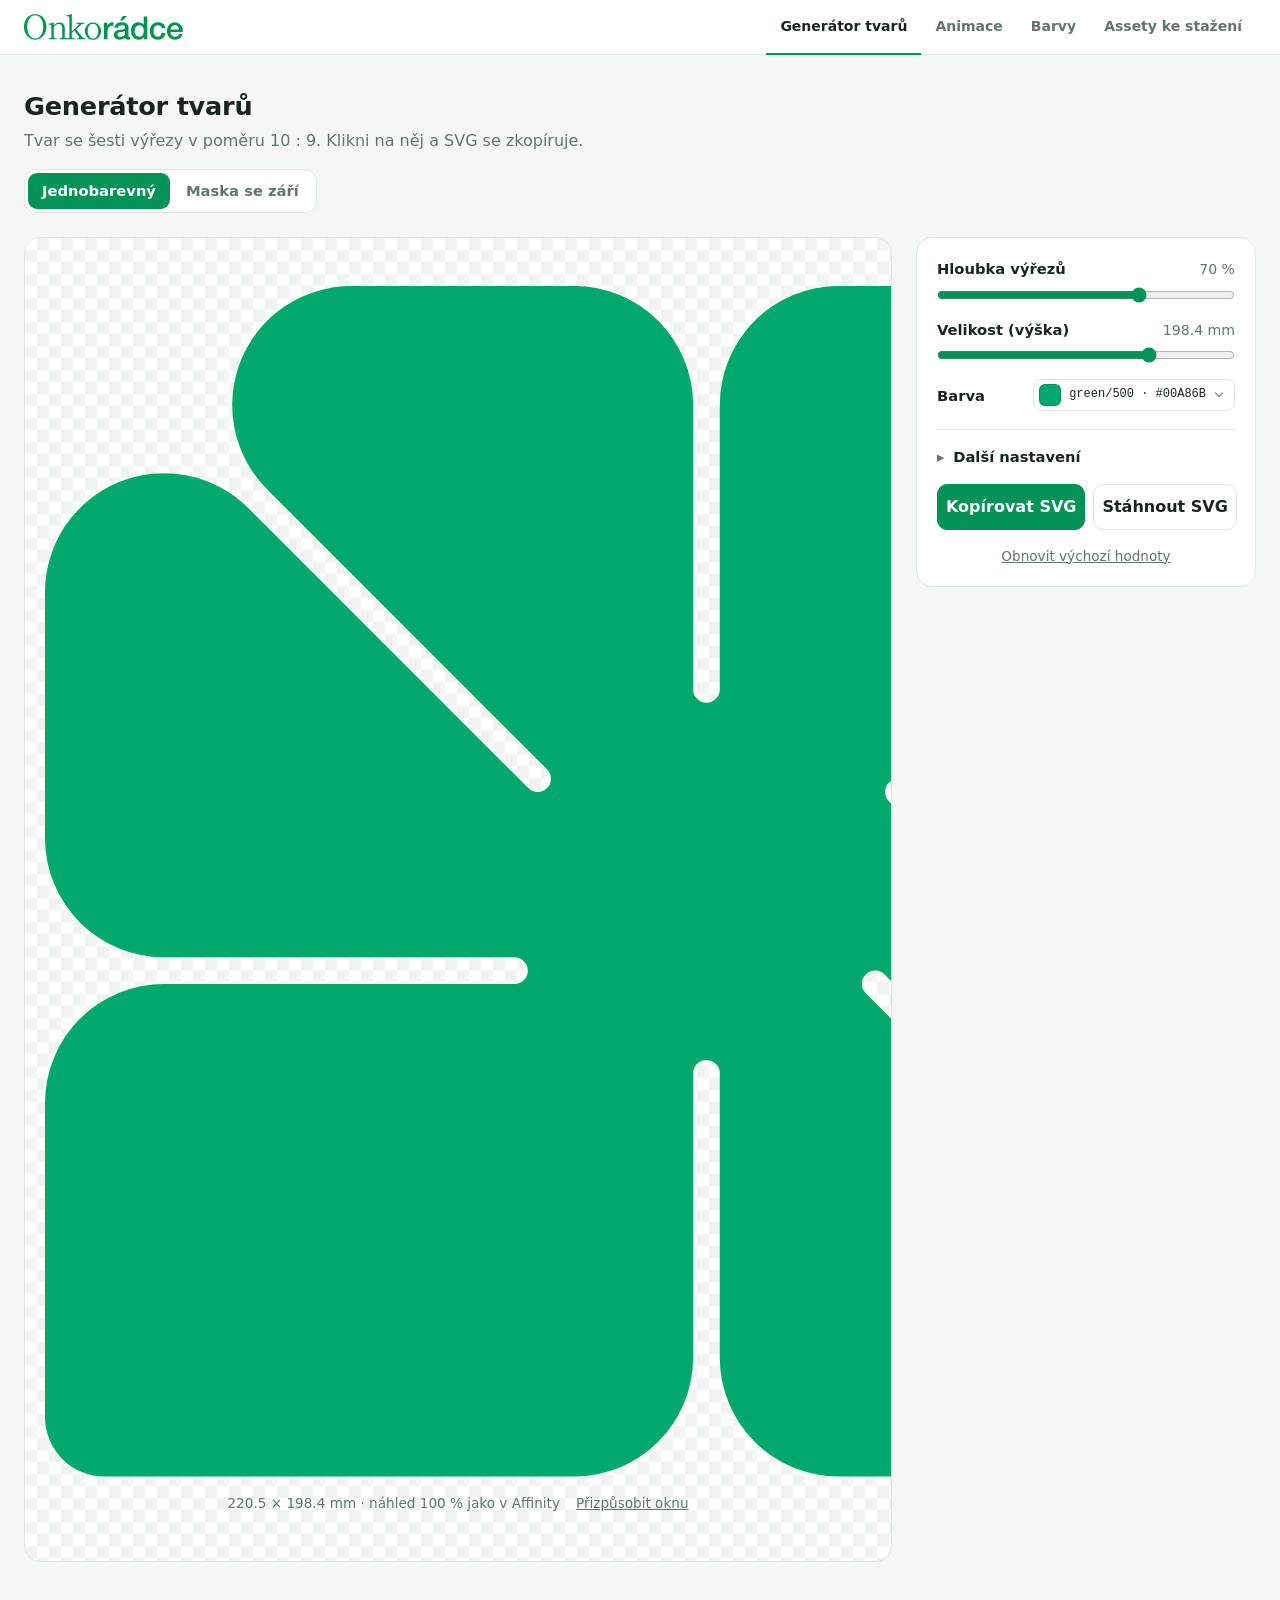
<file: index.html>
<!doctype html>
<html lang="cs">
<head>
  <meta charset="utf-8">
  <meta name="viewport" content="width=device-width, initial-scale=1">
  <title>Generátor tvarů · Onkorádce</title>
  <meta name="description" content="Generátor SVG tvarů se šesti výřezy. Zkopíruj do schránky nebo stáhni.">
  <link rel="icon" type="image/svg+xml" href="favicon.svg">
  <link rel="stylesheet" href="site.css">
  <link rel="stylesheet" href="style.css">
  <script src="site.js"></script>
</head>
<body>
  <site-header current="generator"></site-header>

  <header class="top">
    <h1>Generátor tvarů</h1>
    <p class="lead" data-only="solid">Tvar se šesti výřezy v poměru 10&nbsp;:&nbsp;9. Klikni na něj a SVG se zkopíruje.</p>
    <p class="lead" data-only="glow" hidden>Tvar je jen maska, kterou prosvítá záře z bodů. Body přetahuj myší, dvojklikem do tvaru přidáš další.</p>

    <div class="modes" role="group" aria-label="Druh tvaru">
      <button type="button" class="mode" data-mode="solid" aria-pressed="true">Jednobarevný</button>
      <button type="button" class="mode" data-mode="glow" aria-pressed="false">Maska se září</button>
    </div>
  </header>

  <main class="layout">
    <section class="stage" aria-label="Náhled tvaru">
      <button type="button" id="shape" class="shape" data-only="solid" title="Zkopírovat SVG do schránky" aria-label="Zkopírovat SVG do schránky"></button>

      <div id="glow" class="glow" data-only="glow" hidden>
        <div id="glow-art" class="glow-art"></div>
        <div id="glow-handles" class="glow-handles"></div>
      </div>

      <div class="stage-foot">
        <p class="dims" id="dims"></p>
        <button type="button" id="fit" class="link"></button>
      </div>
    </section>

    <form class="panel" id="controls" aria-label="Nastavení tvaru" onsubmit="return false">
      <!-- Přepínač jednotek je zatím vypnutý, používají se jen mm. Pro návrat px ho odkomentuj
           (a v app.js řádek s načtením jednotky z localStorage).
      <div class="field field-inline">
        <span class="field-title">Jednotky</span>
        <div class="units" role="group" aria-label="Jednotky rozměrů">
          <button type="button" class="unit" data-unit="px" aria-pressed="false">px</button>
          <button type="button" class="unit" data-unit="mm" aria-pressed="true">mm</button>
        </div>
      </div>
      -->

      <div class="field">
        <div class="field-head">
          <label for="depth">Hloubka výřezů</label>
          <output id="depth-out" for="depth"></output>
        </div>
        <input id="depth" type="range" min="30" max="88" step="1">
      </div>

      <div class="field">
        <div class="field-head">
          <label for="size">Velikost (výška)</label>
          <output id="size-out" for="size"></output>
        </div>
        <input id="size" type="range" min="100" max="1000" step="10">
      </div>

      <div class="field field-inline" data-only="solid">
        <span class="field-title">Barva</span>
        <swatch-picker id="color" label="Barva"></swatch-picker>
      </div>

      <div class="field" data-only="glow" hidden>
        <div class="field-head">
          <span class="field-title">Body záře</span>
          <button type="button" id="glow-add" class="btn small">+ Přidat bod</button>
        </div>
        <div class="chips" id="glow-chips" role="group" aria-label="Body záře"></div>

        <div class="glow-selected">
          <div class="field field-inline">
            <span class="field-title">Barva</span>
            <swatch-picker id="glow-color" label="Barva bodu"></swatch-picker>
          </div>
          <div class="field">
            <div class="field-head">
              <label for="glow-size">Velikost záře</label>
              <output id="glow-size-out" for="glow-size"></output>
            </div>
            <input id="glow-size" type="range" min="10" max="150" step="1">
          </div>
          <button type="button" id="glow-remove" class="btn small">Odebrat bod</button>
        </div>
      </div>

      <details class="more">
        <summary>Další nastavení</summary>

        <div class="more-body">
          <div class="field">
            <div class="field-head">
              <label for="cutWidth">Šířka výřezu</label>
              <output id="cutWidth-out" for="cutWidth"></output>
            </div>
            <input id="cutWidth" type="range" min="4" max="25" step="0.5">
            <p class="note" id="cut-note"></p>
          </div>

          <div class="field">
            <div class="field-head">
              <label for="radius">Zaoblení X</label>
              <output id="radius-out" for="radius"></output>
            </div>
            <input id="radius" type="range" min="0" max="10" step="0.1">
            <p class="note">Hlavní rohy mají X, ústí výřezů 2·X.</p>
          </div>

          <div class="field">
            <div class="field-head">
              <label for="offset">Posun vodorovných výřezů</label>
              <output id="offset-out" for="offset"></output>
            </div>
            <input id="offset" type="range" min="0" max="12" step="0.1">
          </div>

          <div class="field">
            <div class="field-head">
              <label for="affZoom">Velikost v Affinity oproti skutečné (%)</label>
              <output id="affZoom-out" for="affZoom"></output>
            </div>
            <input id="affZoom" type="number" min="20" max="1000" step="1" inputmode="numeric">
            <p class="note">Kolikrát je tvar při 100 % v Affinity větší než skutečná velikost (96 px na palec). Výchozí 159 % znamená, že 100 mm je v Affinity při 100 % 600 px displeje, podle toho je velký náhled „100 %“. Mění se jen když se náhled liší. „Obnovit výchozí hodnoty“ ho vrátí.</p>
          </div>
        </div>
      </details>

      <div class="actions">
        <button type="button" id="copy" class="btn primary">Kopírovat SVG</button>
        <button type="button" id="download" class="btn">Stáhnout SVG</button>
      </div>
      <button type="button" id="reset" class="link">Obnovit výchozí hodnoty</button>
    </form>
  </main>

  <div id="toast" class="toast" role="status" aria-live="polite"></div>

  <!-- swatches.js musí být před app.js, aby byl <swatch-picker> hotový dřív, než se do něj zapíše hodnota -->
  <script src="brand.js"></script>
  <script src="palette.js"></script>
  <script src="swatches.js"></script>
  <script src="shape.js"></script>
  <script src="app.js"></script>
</body>
</html>
</file>
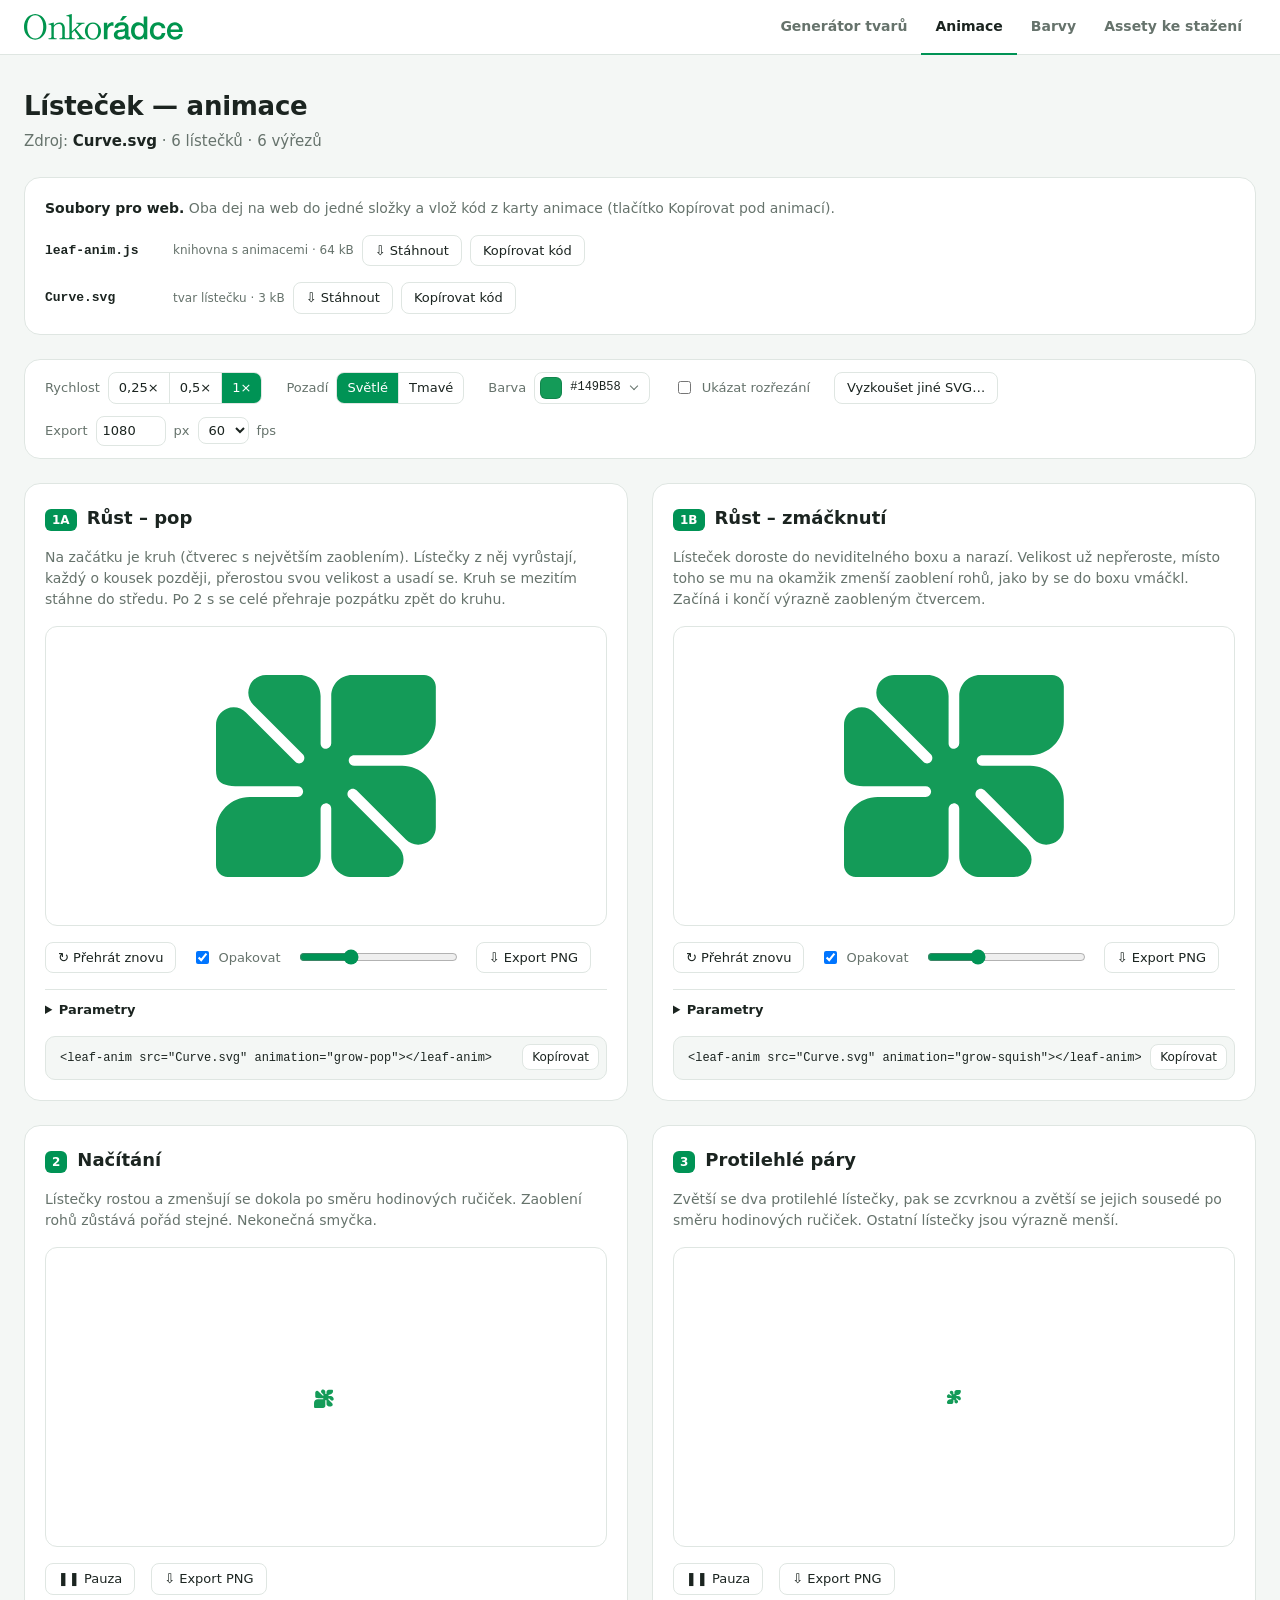
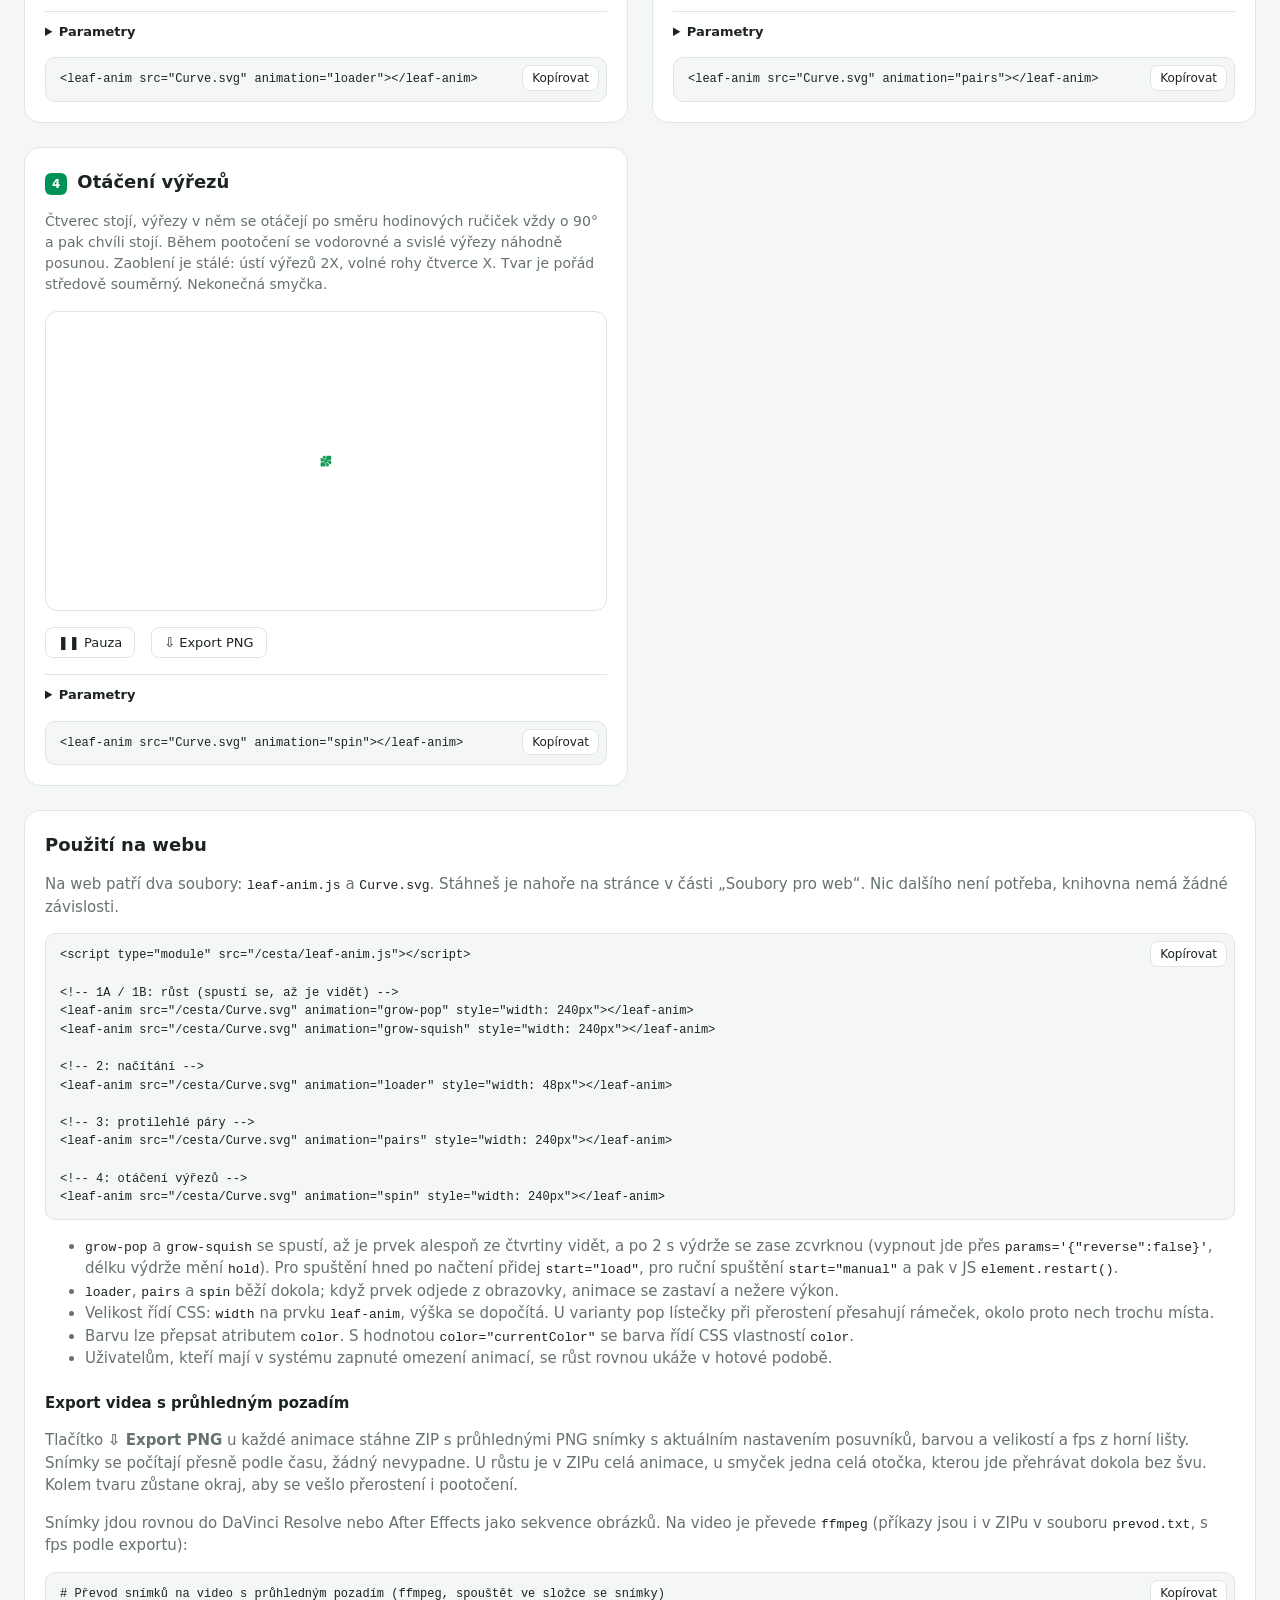
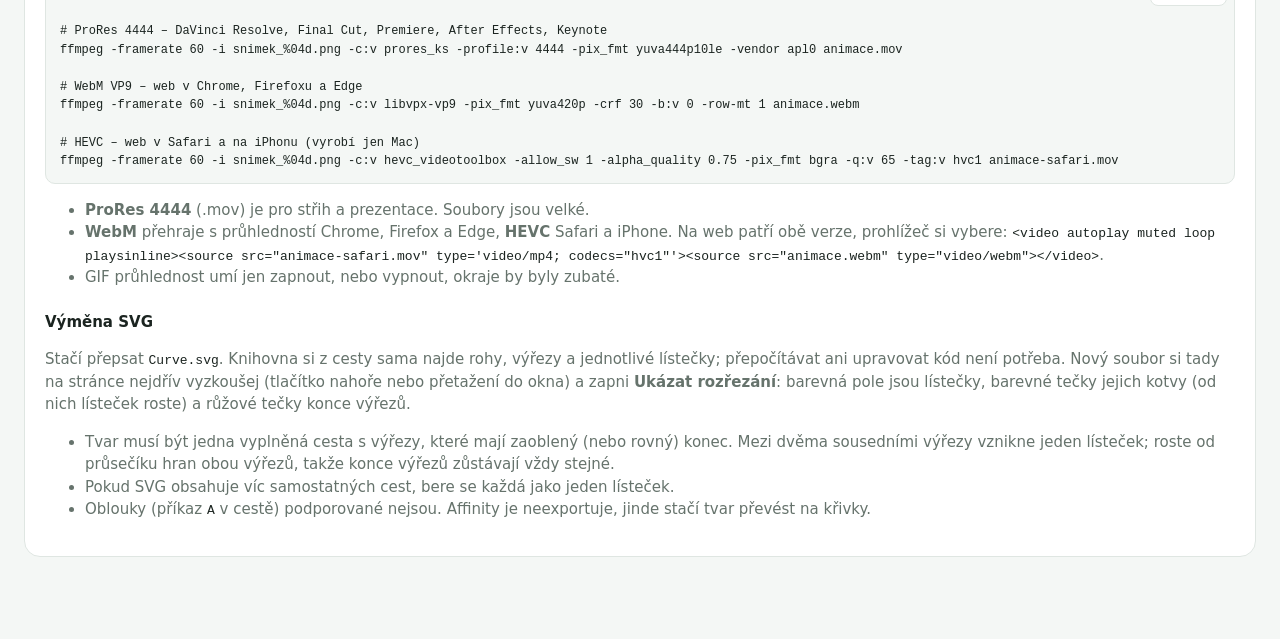
<file: animace/index.html>
<!doctype html>
<html lang="cs">
<head>
<meta charset="utf-8">
<meta name="viewport" content="width=device-width, initial-scale=1">
<title>Animace · Onkorádce</title>
<link rel="icon" type="image/svg+xml" href="../favicon.svg">
<link rel="stylesheet" href="../site.css">
<script src="../site.js"></script>
<script src="../brand.js"></script>
<script src="../palette.js"></script>
<script src="../swatches.js"></script>
<style>
  /* Barvy, rozestupy a poloměry rohů jsou ve společném ../site.css. */
  :root {
    --brand: var(--green);
    --stage: #ffffff;
    color-scheme: light;
  }
  body.dark {
    --bg: #101413;
    --card: #181e1c;
    --ink: #eef2f0;
    --muted: #9aa5a1;
    --line: #2a3330;
    --stage: #0c100f;
    color-scheme: dark;
  }
  * { box-sizing: border-box; }
  body {
    margin: 0;
    font: 15px/1.5 system-ui, -apple-system, "Segoe UI", sans-serif;
    background: var(--bg);
    color: var(--ink);
  }
  .wrap { max-width: var(--page-max); margin: 0 auto; padding: 32px var(--space-page) 64px; }
  h1 { font-size: 26px; margin: 0 0 4px; letter-spacing: -0.01em; }
  .sub { color: var(--muted); margin: 0 0 var(--space-section); }
  .sub b { color: var(--ink); font-weight: 600; }
  .sub .err { color: #c0392b; }

  .toolbar {
    display: flex; flex-wrap: wrap; gap: 12px var(--space-section); align-items: center;
    padding: 12px var(--space-card); background: var(--card); border: 1px solid var(--line); border-radius: var(--radius-card);
    margin-bottom: var(--space-section); position: sticky; top: 8px; z-index: 5;
  }
  .toolbar .group { display: flex; align-items: center; gap: 8px; color: var(--muted); font-size: 13px; }
  .seg { display: inline-flex; border: 1px solid var(--line); border-radius: 8px; overflow: hidden; }
  .seg button { border: 0; border-radius: 0; background: transparent; padding: 5px 10px; }
  .seg button + button { border-left: 1px solid var(--line); }
  .seg button.on { background: var(--brand); color: #fff; }
  button, .file {
    font: inherit; font-size: 13px; color: var(--ink); background: var(--card);
    border: 1px solid var(--line); border-radius: 8px; padding: 5px 12px; cursor: pointer;
  }
  button:hover, .file:hover { border-color: var(--muted); }
  .file input { display: none; }
  .toolbar input[type=number], .toolbar select {
    font: inherit; font-size: 13px; color: var(--ink); background: var(--card);
    border: 1px solid var(--line); border-radius: 8px; padding: 4px 6px;
  }
  .toolbar input[type=number] { width: 70px; }
  .status { font-size: 12px; color: var(--muted); }

  .files {
    background: var(--card); border: 1px solid var(--line); border-radius: var(--radius-card); padding: var(--space-card);
    margin-bottom: var(--space-section); display: grid; gap: var(--space-stack);
  }
  .files .lead { font-size: 14px; color: var(--muted); margin: 0; }
  .files .lead b { color: var(--ink); }
  .files .row { display: flex; flex-wrap: wrap; align-items: center; gap: var(--space-control); }
  .files .row code { font: 600 13px ui-monospace, SFMono-Regular, Menlo, monospace; min-width: 120px; }
  label.check { display: inline-flex; align-items: center; gap: 6px; cursor: pointer; }

  .grid { display: grid; grid-template-columns: repeat(auto-fill, minmax(min(100%, 520px), 1fr)); gap: var(--space-section); }
  .card {
    background: var(--card); border: 1px solid var(--line); border-radius: var(--radius-card); padding: var(--space-card);
    display: flex; flex-direction: column; gap: var(--space-stack); min-width: 0;
  }
  .card-head { display: flex; align-items: baseline; gap: 10px; }
  .tag { font-weight: 700; font-size: 12px; color: #fff; background: var(--brand); border-radius: 6px; padding: 2px 7px; }
  .card h2 { font-size: 18px; margin: 0; }
  .desc { margin: 0; color: var(--muted); font-size: 14px; }
  .stage {
    background: var(--stage); border: 1px solid var(--line); border-radius: 12px;
    display: grid; place-items: center; padding: 48px var(--space-card); overflow: hidden;
  }
  .host { width: 220px; }
  .controls { display: flex; flex-wrap: wrap; gap: var(--space-control) var(--space-stack); align-items: center; font-size: 13px; color: var(--muted); }
  .scrub { flex: 1; min-width: 140px; accent-color: var(--brand); }
  details { border-top: 1px solid var(--line); padding-top: 10px; }
  summary { cursor: pointer; font-size: 13px; font-weight: 600; }
  .params { display: grid; grid-template-columns: auto 1fr 64px; gap: 6px 12px; align-items: center; margin-top: 10px; font-size: 13px; }
  .params input[type=range] { width: 100%; accent-color: var(--brand); }
  .params output { text-align: right; font-variant-numeric: tabular-nums; color: var(--muted); }
  .params .reset { grid-column: 1 / -1; justify-self: start; }
  .params .wide { grid-column: 1 / -1; }
  .code { position: relative; }
  pre {
    margin: 0; padding: 12px 14px; padding-right: 92px; background: var(--bg); border: 1px solid var(--line); border-radius: 10px;
    font: 12px/1.55 ui-monospace, SFMono-Regular, Menlo, monospace; white-space: pre-wrap; word-break: break-all;
  }
  .code button { position: absolute; top: 8px; right: 8px; font-size: 12px; padding: 3px 9px; }

  section.usage { margin-top: var(--space-section); background: var(--card); border: 1px solid var(--line); border-radius: var(--radius-card); padding: var(--space-card); }
  section.usage h2 { margin: 0 0 10px; font-size: 18px; }
  section.usage h3 { margin: 22px 0 8px; font-size: 15px; }
  section.usage p, section.usage li { color: var(--muted); }
  section.usage code { font: 13px ui-monospace, SFMono-Regular, Menlo, monospace; color: var(--ink); }
  .drop {
    position: fixed; inset: 0; background: rgba(0, 147, 85, 0.85); color: #fff; display: none;
    place-items: center; font-size: 22px; font-weight: 600; z-index: 10;
  }
  body.dragging .drop { display: grid; }
  .banner { background: #fff3cd; color: #5c4400; border: 1px solid #f0d78c; border-radius: var(--radius-card); padding: 12px var(--space-card); margin-bottom: var(--space-section); }
  .banner code { background: rgba(0,0,0,.06); padding: 1px 6px; border-radius: 4px; }
</style>
</head>
<body>
<site-header current="animace" base="../"></site-header>
<div class="wrap">
  <h1>Lísteček — animace</h1>
  <p class="sub" id="info">Načítám <b>Curve.svg</b>…</p>

  <div class="banner" id="file-banner" hidden>
    Stránka je otevřená přímo ze souboru, prohlížeč v tom případě nenačte moduly ani <code>Curve.svg</code>.
    V kořenové složce projektu spusť <code>python3 -m http.server 8765</code> a otevři
    <code>http://localhost:8765/animace/</code>.
  </div>
  <script>
    if (location.protocol === 'file:') document.getElementById('file-banner').hidden = false;
  </script>

  <section class="files">
    <p class="lead"><b>Soubory pro web.</b> Oba dej na web do jedné složky a vlož kód z karty animace (tlačítko Kopírovat pod animací).</p>
    <div class="row"><code>leaf-anim.js</code><span class="status" id="js-info">knihovna s animacemi</span>
      <button id="dl-js">⇩ Stáhnout</button><button id="copy-js">Kopírovat kód</button></div>
    <div class="row"><code id="svg-name">Curve.svg</code><span class="status" id="svg-info">tvar lístečku</span>
      <button id="dl-svg">⇩ Stáhnout</button><button id="copy-svg">Kopírovat kód</button></div>
  </section>

  <div class="toolbar">
    <div class="group">Rychlost
      <div class="seg" id="speed">
        <button data-v="0.25">0,25×</button><button data-v="0.5">0,5×</button><button data-v="1" class="on">1×</button>
      </div>
    </div>
    <div class="group">Pozadí
      <div class="seg" id="bg">
        <button data-v="light" class="on">Světlé</button><button data-v="dark">Tmavé</button>
      </div>
    </div>
    <div class="group">Barva <swatch-picker id="color" value="#00A86B" label="Barva"></swatch-picker></div>
    <label class="group check"><input type="checkbox" id="debug"> Ukázat rozřezání</label>
    <label class="file">Vyzkoušet jiné SVG… <input type="file" id="file" accept=".svg,image/svg+xml"></label>
    <div class="group" title="Velikost a plynulost exportovaných snímků (tlačítko Export u každé animace)">Export
      <input type="number" id="ex-width" value="1080" min="64" max="4096" step="2"> px
      <select id="ex-fps"><option>24</option><option>25</option><option>30</option><option>50</option><option selected>60</option></select> fps
    </div>
  </div>

  <main class="grid" id="grid"></main>

  <section class="usage">
    <h2>Použití na webu</h2>
    <p>Na web patří dva soubory: <code>leaf-anim.js</code> a <code>Curve.svg</code>. Stáhneš je nahoře na stránce v části „Soubory pro web“. Nic dalšího není potřeba, knihovna nemá žádné závislosti.</p>
    <div class="code"><pre id="usage-code"></pre><button data-copy="usage-code">Kopírovat</button></div>
    <ul>
      <li><code>grow-pop</code> a <code>grow-squish</code> se spustí, až je prvek alespoň ze čtvrtiny vidět, a po 2 s výdrže se zase zcvrknou (vypnout jde přes <code>params='{"reverse":false}'</code>, délku výdrže mění <code>hold</code>). Pro spuštění hned po načtení přidej <code>start="load"</code>, pro ruční spuštění <code>start="manual"</code> a pak v JS <code>element.restart()</code>.</li>
      <li><code>loader</code>, <code>pairs</code> a <code>spin</code> běží dokola; když prvek odjede z obrazovky, animace se zastaví a nežere výkon.</li>
      <li>Velikost řídí CSS: <code>width</code> na prvku <code>leaf-anim</code>, výška se dopočítá. U varianty pop lístečky při přerostení přesahují rámeček, okolo proto nech trochu místa.</li>
      <li>Barvu lze přepsat atributem <code>color</code>. S hodnotou <code>color="currentColor"</code> se barva řídí CSS vlastností <code>color</code>.</li>
      <li>Uživatelům, kteří mají v systému zapnuté omezení animací, se růst rovnou ukáže v hotové podobě.</li>
    </ul>

    <h3>Export videa s průhledným pozadím</h3>
    <p>Tlačítko <b>⇩ Export PNG</b> u každé animace stáhne ZIP s průhlednými PNG snímky s aktuálním nastavením posuvníků, barvou a velikostí a fps z horní lišty. Snímky se počítají přesně podle času, žádný nevypadne. U růstu je v ZIPu celá animace, u smyček jedna celá otočka, kterou jde přehrávat dokola bez švu. Kolem tvaru zůstane okraj, aby se vešlo přerostení i pootočení.</p>
    <p>Snímky jdou rovnou do DaVinci Resolve nebo After Effects jako sekvence obrázků. Na video je převede <code>ffmpeg</code> (příkazy jsou i v ZIPu v souboru <code>prevod.txt</code>, s fps podle exportu):</p>
    <div class="code"><pre id="export-code"></pre><button data-copy="export-code">Kopírovat</button></div>
    <ul>
      <li><b>ProRes 4444</b> (.mov) je pro střih a prezentace. Soubory jsou velké.</li>
      <li><b>WebM</b> přehraje s průhledností Chrome, Firefox a Edge, <b>HEVC</b> Safari a iPhone. Na web patří obě verze, prohlížeč si vybere: <code>&lt;video autoplay muted loop playsinline&gt;&lt;source src="animace-safari.mov" type='video/mp4; codecs="hvc1"'&gt;&lt;source src="animace.webm" type="video/webm"&gt;&lt;/video&gt;</code>.</li>
      <li>GIF průhlednost umí jen zapnout, nebo vypnout, okraje by byly zubaté.</li>
    </ul>

    <h3>Výměna SVG</h3>
    <p>Stačí přepsat <code>Curve.svg</code>. Knihovna si z cesty sama najde rohy, výřezy a jednotlivé lístečky; přepočítávat ani upravovat kód není potřeba. Nový soubor si tady na stránce nejdřív vyzkoušej (tlačítko nahoře nebo přetažení do okna) a zapni <b>Ukázat rozřezání</b>: barevná pole jsou lístečky, barevné tečky jejich kotvy (od nich lísteček roste) a růžové tečky konce výřezů.</p>
    <ul>
      <li>Tvar musí být jedna vyplněná cesta s výřezy, které mají zaoblený (nebo rovný) konec. Mezi dvěma sousedními výřezy vznikne jeden lísteček; roste od průsečíku hran obou výřezů, takže konce výřezů zůstávají vždy stejné.</li>
      <li>Pokud SVG obsahuje víc samostatných cest, bere se každá jako jeden lísteček.</li>
      <li>Oblouky (příkaz <code>A</code> v cestě) podporované nejsou. Affinity je neexportuje, jinde stačí tvar převést na křivky.</li>
    </ul>
  </section>
</div>
<div class="drop">Pusť SVG soubor sem</div>

<script type="module">
// ukázka slouží k ladění: knihovnu vždy načíst čerstvou, ne z mezipaměti prohlížeče
const { parseLeafSvg, LeafAnimation, ANIMATIONS } = await import('./leaf-anim.js?' + Date.now());

const CARDS = [
  { tag: '1A', animation: 'grow-pop', title: 'Růst – pop',
    text: 'Na začátku je kruh (čtverec s největším zaoblením). Lístečky z něj vyrůstají, každý o kousek později, přerostou svou velikost a usadí se. Kruh se mezitím stáhne do středu. Po 2 s se celé přehraje pozpátku zpět do kruhu.' },
  { tag: '1B', animation: 'grow-squish', title: 'Růst – zmáčknutí',
    text: 'Lísteček doroste do neviditelného boxu a narazí. Velikost už nepřeroste, místo toho se mu na okamžik zmenší zaoblení rohů, jako by se do boxu vmáčkl. Začíná i končí výrazně zaobleným čtvercem.' },
  { tag: '2', animation: 'loader', title: 'Načítání',
    text: 'Lístečky rostou a zmenšují se dokola po směru hodinových ručiček. Zaoblení rohů zůstává pořád stejné. Nekonečná smyčka.' },
  { tag: '3', animation: 'pairs', title: 'Protilehlé páry',
    text: 'Zvětší se dva protilehlé lístečky, pak se zcvrknou a zvětší se jejich sousedé po směru hodinových ručiček. Ostatní lístečky jsou výrazně menší.' },
  { tag: '4', animation: 'spin', title: 'Otáčení výřezů',
    text: 'Čtverec stojí, výřezy v něm se otáčejí po směru hodinových ručiček vždy o 90° a pak chvíli stojí. Během pootočení se vodorovné a svislé výřezy náhodně posunou. Zaoblení je stálé: ústí výřezů 2X, volné rohy čtverce X. Tvar je pořád středově souměrný. Nekonečná smyčka.' },
];

// [klíč, popisek, min, max, krok, jednotka]  nebo  [klíč, popisek, 'bool']
const DURATION = ['duration', 'Délka růstu lístečku', 150, 2500, 10, 'ms'];
const STAGGER = ['stagger', 'Rozestup mezi lístečky', 0, 500, 5, 'ms'];
const MELT = ['melt', 'Stažení čtverce do středu', 0, 2000, 10, 'ms'];
const SQUARE = ['square', 'Velikost čtverce', 1, 1.6, 0.01, ''];
const ROUND = ['roundness', 'Zaoblení rohů čtverce', 0, 1, 0.01, ''];
const HOLD = ['hold', 'Výdrž před zcvrknutím', 0, 5000, 50, 'ms'];
const REVERSE = ['reverse', 'Po výdrži se zase zcvrkne', 'bool'];
const SCHEMA = {
  'grow-pop': [DURATION, STAGGER, ['overshoot', 'Přerostení', 0, 0.5, 0.01, ''], MELT, SQUARE, ROUND, HOLD, REVERSE],
  'grow-squish': [DURATION, STAGGER, ['impact', 'Síla nárazu', 0, 0.5, 0.01, ''], ['squish', 'Zmenšení zaoblení', 0, 1, 0.01, ''], MELT, SQUARE, ROUND, HOLD, REVERSE],
  loader: [['period', 'Délka jedné otáčky', 400, 5000, 10, 'ms'], ['min', 'Nejmenší velikost', 0.2, 1, 0.01, ''],
    ['max', 'Největší velikost', 0.5, 1.3, 0.01, ''], ['sharpness', 'Šířka vlny (víc = užší)', 0.3, 6, 0.1, '']],
  pairs: [['step', 'Délka jednoho kroku', 300, 4000, 10, 'ms'], ['transition', 'Z toho přechod', 50, 2000, 10, 'ms'],
    ['base', 'Velikost ostatních lístečků', 0.2, 1, 0.01, ''], ['peak', 'Velikost zvětšeného páru', 0.6, 1.4, 0.01, '']],
  spin: [['turn', 'Délka pootočení o 90°', 150, 2000, 10, 'ms'], ['pause', 'Zastavení po pootočení', 0, 3000, 10, 'ms'],
    ['shift', 'Posun výřezů (v šířkách výřezu)', 0, 1.5, 0.05, ''], ['radius', 'Zaoblení X (1 = roh z SVG)', 0.3, 1, 0.01, ''],
    ['seed', 'Náhoda (jiné číslo = jiné posuny)', 1, 99, 1, '']],
};

const state = { geometry: null, source: 'Curve.svg', speed: 1, debug: false, color: '#00A86B' };
const cards = [];
const $ = (sel, root = document) => root.querySelector(sel);

function h(tag, attrs = {}, ...children) {
  const e = document.createElement(tag);
  for (const [k, v] of Object.entries(attrs)) {
    if (k === 'class') e.className = v;
    else if (k.startsWith('on')) e.addEventListener(k.slice(2), v);
    else e.setAttribute(k, v);
  }
  e.append(...children);
  return e;
}

function snippet(card) {
  const def = ANIMATIONS[card.animation].params;
  const diff = Object.fromEntries(Object.entries(card.params).filter(([k, v]) => v !== def[k]));
  const params = Object.keys(diff).length ? ` params='${JSON.stringify(diff)}'` : '';
  return `<leaf-anim src="${state.source}" animation="${card.animation}"${params}></leaf-anim>`;
}

function buildCard(cfg) {
  const def = ANIMATIONS[cfg.animation];
  const card = { ...cfg, params: { ...def.params }, repeat: true, timer: 0 };
  const host = h('div', { class: 'host' });
  const code = h('pre');
  const controls = h('div', { class: 'controls' });

  if (def.loop) {
    const btn = h('button', { onclick: () => {
      if (!card.anim.paused) { card.anim.pause(); btn.textContent = '▶ Pokračovat'; }
      else { card.anim.play(); btn.textContent = '❚❚ Pauza'; }
    } }, '❚❚ Pauza');
    controls.append(btn);
  } else {
    card.scrub = h('input', { type: 'range', class: 'scrub', min: 0, max: 1000, step: 1, value: 0, title: 'Posun v čase',
      oninput: () => { clearTimeout(card.timer); card.anim.pause(); card.anim.seek(card.scrub.value / 1000 * card.anim.duration); } });
    const repeat = h('input', { type: 'checkbox', checked: '', onchange: () => { card.repeat = repeat.checked; } });
    controls.append(
      h('button', { onclick: () => { clearTimeout(card.timer); card.anim.restart(); } }, '↻ Přehrát znovu'),
      h('label', { class: 'check' }, repeat, 'Opakovat'),
      card.scrub,
    );
  }

  card.status = h('span', { class: 'status' });
  card.exportBtn = h('button', { title: 'Stáhne ZIP s průhlednými PNG snímky a návodem na převod do videa', onclick: () => exportCard(card) }, '⇩ Export PNG');
  controls.append(card.exportBtn, card.status);

  const grid = h('div', { class: 'params' });
  const inputs = {};
  for (const [key, label, min, max, step, unit] of SCHEMA[cfg.animation]) {
    if (min === 'bool') {
      const input = h('input', { type: 'checkbox', onchange: () => { card.params[key] = input.checked; update(card); } });
      input.checked = card.params[key];
      inputs[key] = { input, show: () => { input.checked = card.params[key]; } };
      grid.append(h('label', { class: 'check wide' }, input, label));
      continue;
    }
    const out = h('output');
    const show = () => { input.value = card.params[key]; out.textContent = unit ? `${card.params[key]} ${unit}` : String(card.params[key]); };
    const input = h('input', { type: 'range', min, max, step, value: card.params[key], oninput: () => {
      card.params[key] = Number(input.value);
      show();
      update(card);
    } });
    inputs[key] = { input, show };
    show();
    grid.append(h('label', {}, label), input, out);
  }
  grid.append(h('button', { class: 'reset', onclick: () => {
    card.params = { ...def.params };
    for (const { show } of Object.values(inputs)) show();
    update(card);
  } }, 'Výchozí hodnoty'));

  card.el = h('article', { class: 'card' },
    h('div', { class: 'card-head' }, h('span', { class: 'tag' }, cfg.tag), h('h2', {}, cfg.title)),
    h('p', { class: 'desc' }, cfg.text),
    h('div', { class: 'stage' }, host),
    controls,
    h('details', {}, h('summary', {}, 'Parametry'), grid),
    h('div', { class: 'code' }, code, h('button', { onclick: (e) => copy(code.textContent, e.target) }, 'Kopírovat')),
  );
  card.host = host;
  card.code = code;
  host.addEventListener('leaf-finish', () => {
    if (card.repeat) card.timer = setTimeout(() => card.anim.restart(), 1100 / state.speed);
  });
  return card;
}

function mount(card) {
  card.anim?.destroy();
  clearTimeout(card.timer);
  card.anim = new LeafAnimation(card.host, state.geometry, {
    animation: card.animation, params: card.params, speed: state.speed,
    color: state.color, debug: state.debug, start: 'load',
  });
  card.code.textContent = snippet(card);
}

function update(card) {
  clearTimeout(card.timer);
  card.anim.setParams(card.params);
  if (!ANIMATIONS[card.animation].loop) card.anim.restart();
  card.code.textContent = snippet(card);
}

const plural = (n, one, few, many) => `${n} ${n === 1 ? one : n >= 2 && n <= 4 ? few : many}`;

function toHex(color) {
  const ctx = document.createElement('canvas').getContext('2d');
  ctx.fillStyle = '#000';
  ctx.fillStyle = color;
  return ctx.fillStyle;
}

function useGeometry(geometry, source, text) {
  state.geometry = geometry;
  state.source = source;
  state.svgText = text;
  $('#svg-name').textContent = source;
  $('#svg-info').textContent = `tvar lístečku · ${kb(text)}`;
  if (geometry.fill) {
    state.color = toHex(geometry.fill);
    $('#color').value = state.color;
  }
  cards.forEach(mount);
  const g = geometry;
  $('#info').innerHTML = `Zdroj: <b></b> · ${plural(g.petals.length, 'lísteček', 'lístečky', 'lístečků')}`
    + ` · ${plural(g.slits.length, 'výřez', 'výřezy', 'výřezů')}`;
  $('#info b').textContent = source;
}

function showError(err) {
  $('#info').innerHTML = '<span class="err"></span>';
  $('#info .err').textContent = 'SVG nejde použít: ' + err.message;
}

async function copy(text, btn) {
  let ok = false;
  try { await navigator.clipboard.writeText(text); ok = true; } catch {
    // starší způsob pro prohlížeče, které schránku přes API nepustí
    const area = h('textarea', { style: 'position:fixed;left:-10000px;top:0', readonly: '' });
    area.value = text;
    document.body.append(area);
    area.select();
    try { ok = document.execCommand('copy'); } catch { ok = false; }
    area.remove();
  }
  const old = btn.dataset.label ||= btn.textContent;
  btn.textContent = ok ? 'Zkopírováno' : 'Nejde zkopírovat, použij Stáhnout';
  setTimeout(() => { btn.textContent = old; }, ok ? 1200 : 3000);
}

function loadFile(file) {
  if (!file) return;
  file.text().then((text) => useGeometry(parseLeafSvg(text), file.name, text)).catch(showError);
}

// ── export snímků ──
// Snímky se vykreslují přesně podle času (žádný nevypadne), na průhledné pozadí, a balí se do ZIPu.

const CRC_TABLE = Array.from({ length: 256 }, (_, n) => {
  let c = n;
  for (let k = 0; k < 8; k++) c = c & 1 ? 0xedb88320 ^ (c >>> 1) : c >>> 1;
  return c >>> 0;
});
function crc32(bytes) {
  let c = 0xffffffff;
  for (let i = 0; i < bytes.length; i++) c = CRC_TABLE[(c ^ bytes[i]) & 0xff] ^ (c >>> 8);
  return (c ^ 0xffffffff) >>> 0;
}

/** ZIP bez komprese (PNG jsou už komprimované). files = [{ name, data: Uint8Array }] */
function makeZip(files) {
  const now = new Date();
  const time = (now.getHours() << 11) | (now.getMinutes() << 5) | (now.getSeconds() >> 1);
  const date = ((now.getFullYear() - 1980) << 9) | ((now.getMonth() + 1) << 5) | now.getDate();
  const enc = new TextEncoder(), parts = [], central = [];
  let offset = 0;
  for (const f of files) {
    const name = enc.encode(f.name), crc = crc32(f.data), size = f.data.length;
    const lh = new DataView(new ArrayBuffer(30));
    lh.setUint32(0, 0x04034b50, true); lh.setUint16(4, 20, true); lh.setUint16(10, time, true); lh.setUint16(12, date, true);
    lh.setUint32(14, crc, true); lh.setUint32(18, size, true); lh.setUint32(22, size, true); lh.setUint16(26, name.length, true);
    parts.push(lh, name, f.data);
    const ch = new DataView(new ArrayBuffer(46));
    ch.setUint32(0, 0x02014b50, true); ch.setUint16(4, 20, true); ch.setUint16(6, 20, true); ch.setUint16(12, time, true); ch.setUint16(14, date, true);
    ch.setUint32(16, crc, true); ch.setUint32(20, size, true); ch.setUint32(24, size, true); ch.setUint16(28, name.length, true); ch.setUint32(42, offset, true);
    central.push(ch, name);
    offset += 30 + name.length + size;
  }
  const size = central.reduce((s, p) => s + p.byteLength, 0);
  const end = new DataView(new ArrayBuffer(22));
  end.setUint32(0, 0x06054b50, true); end.setUint16(8, files.length, true); end.setUint16(10, files.length, true);
  end.setUint32(12, size, true); end.setUint32(16, offset, true);
  return new Blob([...parts, ...central, end], { type: 'application/zip' });
}

function convertCommands(fps, name, loop) {
  return `# Převod snímků na video s průhledným pozadím (ffmpeg, spouštět ve složce se snímky)
${loop ? '# Snímky jsou jedna celá otočka smyčky: video jde přehrávat dokola bez švu.\n' : ''}
# ProRes 4444 – DaVinci Resolve, Final Cut, Premiere, After Effects, Keynote
ffmpeg -framerate ${fps} -i snimek_%04d.png -c:v prores_ks -profile:v 4444 -pix_fmt yuva444p10le -vendor apl0 ${name}.mov

# WebM VP9 – web v Chrome, Firefoxu a Edge
ffmpeg -framerate ${fps} -i snimek_%04d.png -c:v libvpx-vp9 -pix_fmt yuva420p -crf 30 -b:v 0 -row-mt 1 ${name}.webm

# HEVC – web v Safari a na iPhonu (vyrobí jen Mac)
ffmpeg -framerate ${fps} -i snimek_%04d.png -c:v hevc_videotoolbox -allow_sw 1 -alpha_quality 0.75 -pix_fmt bgra -q:v 65 -tag:v hvc1 ${name}-safari.mov
`;
}

/** Matice z atributu transform="matrix(…)" (bez něj jednotková). */
const matrixOf = (node) => {
  const m = (node.getAttribute('transform') || '').match(/-?\d*\.?\d+(?:e[-+]?\d+)?/gi);
  return m && m.length === 6 ? m.map(Number) : [1, 0, 0, 1, 0, 0];
};

async function exportCard(card) {
  if (card.exporting) return;
  card.exporting = true;
  card.exportBtn.disabled = true;
  const fps = Number($('#ex-fps').value) || 60;
  const width = Math.max(64, Math.round(Number($('#ex-width').value) / 2) * 2 || 1080);
  const box = h('div', { style: 'position:fixed;left:-10000px;top:0;width:100px' });
  document.body.append(box);
  try {
    const anim = new LeafAnimation(box, state.geometry, { animation: card.animation, params: card.params, color: state.color, start: 'manual' });
    const { start, duration, loop } = anim.clip();
    // smyčka: otočka se rozdělí přesně na celý počet snímků, aby na sebe video navazovalo
    const steps = Math.max(1, Math.round((duration / 1000) * fps));
    const count = steps + (loop ? 0 : 1), dt = loop ? duration / steps : 1000 / fps;

    // 1) všechny snímky spočítat a najít rámeček, do kterého se vejdou (aspoň celý viewBox)
    const vb = state.geometry.viewBox;
    let x0 = vb[0], y0 = vb[1], x1 = vb[0] + vb[2], y1 = vb[1] + vb[3];
    const frames = [];
    for (let i = 0; i < count; i++) {
      anim.seek(start + Math.min(duration, i * dt));
      const f = { d: anim.path.getAttribute('d'), m: matrixOf(anim.group), hidden: anim.group.getAttribute('visibility') === 'hidden' };
      frames.push(f);
      if (f.hidden) continue;
      const v = f.d.match(/-?\d*\.?\d+(?:e[-+]?\d+)?/gi).map(Number);
      for (let j = 0; j + 1 < v.length; j += 2) {
        const x = f.m[0] * v[j] + f.m[2] * v[j + 1] + f.m[4], y = f.m[1] * v[j] + f.m[3] * v[j + 1] + f.m[5];
        x0 = Math.min(x0, x); x1 = Math.max(x1, x); y0 = Math.min(y0, y); y1 = Math.max(y1, y);
      }
    }
    anim.destroy();
    const pad = 0.03 * Math.max(x1 - x0, y1 - y0);
    x0 -= pad; y0 -= pad; x1 += pad; y1 += pad;
    const scale = width / (x1 - x0);
    const height = Math.max(2, Math.round(((y1 - y0) * scale) / 2) * 2);

    // 2) vykreslit na průhledné plátno a zabalit
    const canvas = h('canvas', { width, height });
    const ctx = canvas.getContext('2d');
    const files = [];
    for (let i = 0; i < frames.length; i++) {
      const f = frames[i];
      ctx.setTransform(1, 0, 0, 1, 0, 0);
      ctx.clearRect(0, 0, width, height);
      if (!f.hidden) {
        ctx.setTransform(scale, 0, 0, scale, -x0 * scale, -y0 * scale);
        ctx.transform(...f.m);
        ctx.fillStyle = state.color;
        ctx.fill(new Path2D(f.d));
      }
      const blob = await new Promise((resolve) => canvas.toBlob(resolve, 'image/png'));
      files.push({ name: `snimek_${String(i).padStart(4, '0')}.png`, data: new Uint8Array(await blob.arrayBuffer()) });
      if (i % 10 === 0) card.status.textContent = `Snímek ${i + 1} / ${frames.length}…`;
    }
    files.push({ name: 'prevod.txt', data: new TextEncoder().encode(convertCommands(fps, card.animation, loop)) });
    const zip = makeZip(files);
    const a = h('a', { href: URL.createObjectURL(zip), download: `${card.animation}-${width}x${height}-${fps}fps.zip` });
    a.click();
    setTimeout(() => URL.revokeObjectURL(a.href), 10000);
    card.status.textContent = `Hotovo: ${frames.length} snímků ${width}×${height} px${loop ? ', jedna otočka smyčky' : ''}.`;
  } catch (err) {
    console.error(err);
    card.status.textContent = 'Export se nepovedl: ' + err.message;
  } finally {
    box.remove();
    card.exporting = false;
    card.exportBtn.disabled = false;
  }
}

// ── soubory pro web ──

const kb = (text) => `${Math.max(1, Math.round(new Blob([text]).size / 1024))} kB`;

function download(text, name, type) {
  const a = h('a', { href: URL.createObjectURL(new Blob([text], { type })), download: name });
  a.click();
  setTimeout(() => URL.revokeObjectURL(a.href), 10000);
}

// knihovnu načíst dopředu, aby šla zkopírovat hned po kliknutí
fetch('leaf-anim.js', { cache: 'no-store' }).then((r) => r.text()).then((text) => {
  state.jsText = text;
  $('#js-info').textContent = `knihovna s animacemi · ${kb(text)}`;
});
$('#dl-js').addEventListener('click', () => state.jsText && download(state.jsText, 'leaf-anim.js', 'text/javascript'));
$('#copy-js').addEventListener('click', (e) => state.jsText && copy(state.jsText, e.target));
$('#dl-svg').addEventListener('click', () => state.svgText && download(state.svgText, state.source, 'image/svg+xml'));
$('#copy-svg').addEventListener('click', (e) => state.svgText && copy(state.svgText, e.target));

// ── ovládání ──
for (const cfg of CARDS) {
  const card = buildCard(cfg);
  cards.push(card);
  $('#grid').append(card.el);
}

$('#usage-code').textContent =
`<script type="module" src="/cesta/leaf-anim.js"><\/script>

<!-- 1A / 1B: růst (spustí se, až je vidět) -->
<leaf-anim src="/cesta/Curve.svg" animation="grow-pop" style="width: 240px"></leaf-anim>
<leaf-anim src="/cesta/Curve.svg" animation="grow-squish" style="width: 240px"></leaf-anim>

<!-- 2: načítání -->
<leaf-anim src="/cesta/Curve.svg" animation="loader" style="width: 48px"></leaf-anim>

<!-- 3: protilehlé páry -->
<leaf-anim src="/cesta/Curve.svg" animation="pairs" style="width: 240px"></leaf-anim>

<!-- 4: otáčení výřezů -->
<leaf-anim src="/cesta/Curve.svg" animation="spin" style="width: 240px"></leaf-anim>`;
$('#export-code').textContent = convertCommands(60, 'animace', false);
$('[data-copy="usage-code"]').addEventListener('click', (e) => copy($('#usage-code').textContent, e.target));
$('[data-copy="export-code"]').addEventListener('click', (e) => copy($('#export-code').textContent, e.target));
$('#ex-fps').addEventListener('change', () => { $('#export-code').textContent = convertCommands(Number($('#ex-fps').value), 'animace', false); });

$('#speed').addEventListener('click', (e) => {
  const v = e.target.dataset.v;
  if (!v) return;
  state.speed = Number(v);
  for (const b of $('#speed').children) b.classList.toggle('on', b === e.target);
  cards.forEach((c) => c.anim?.setSpeed(state.speed));
});
$('#bg').addEventListener('click', (e) => {
  const v = e.target.dataset.v;
  if (!v) return;
  document.body.classList.toggle('dark', v === 'dark');
  for (const b of $('#bg').children) b.classList.toggle('on', b === e.target);
});
$('#color').addEventListener('input', (e) => {
  state.color = e.target.value;
  cards.forEach((c) => c.anim?.setColor(state.color));
});
$('#debug').addEventListener('change', (e) => {
  state.debug = e.target.checked;
  cards.forEach((c) => c.anim?.setDebug(state.debug));
});
$('#file').addEventListener('change', (e) => loadFile(e.target.files[0]));

let dragDepth = 0;
addEventListener('dragenter', (e) => { e.preventDefault(); dragDepth++; document.body.classList.add('dragging'); });
addEventListener('dragleave', () => { if (--dragDepth <= 0) { dragDepth = 0; document.body.classList.remove('dragging'); } });
addEventListener('dragover', (e) => e.preventDefault());
addEventListener('drop', (e) => {
  e.preventDefault();
  dragDepth = 0;
  document.body.classList.remove('dragging');
  loadFile(e.dataTransfer.files[0]);
});

// posuvník času u růstu sleduje přehrávání
(function follow() {
  for (const c of cards) {
    if (c.scrub && c.anim?.playing) c.scrub.value = Math.round(c.anim.time / c.anim.duration * 1000);
  }
  requestAnimationFrame(follow);
})();

try {
  const res = await fetch('Curve.svg', { cache: 'no-store' });
  if (!res.ok) throw new Error(`Curve.svg se nepodařilo načíst (${res.status}).`);
  const text = await res.text();
  useGeometry(parseLeafSvg(text), 'Curve.svg', text);
} catch (err) {
  showError(err);
}
</script>
</body>
</html>
</file>
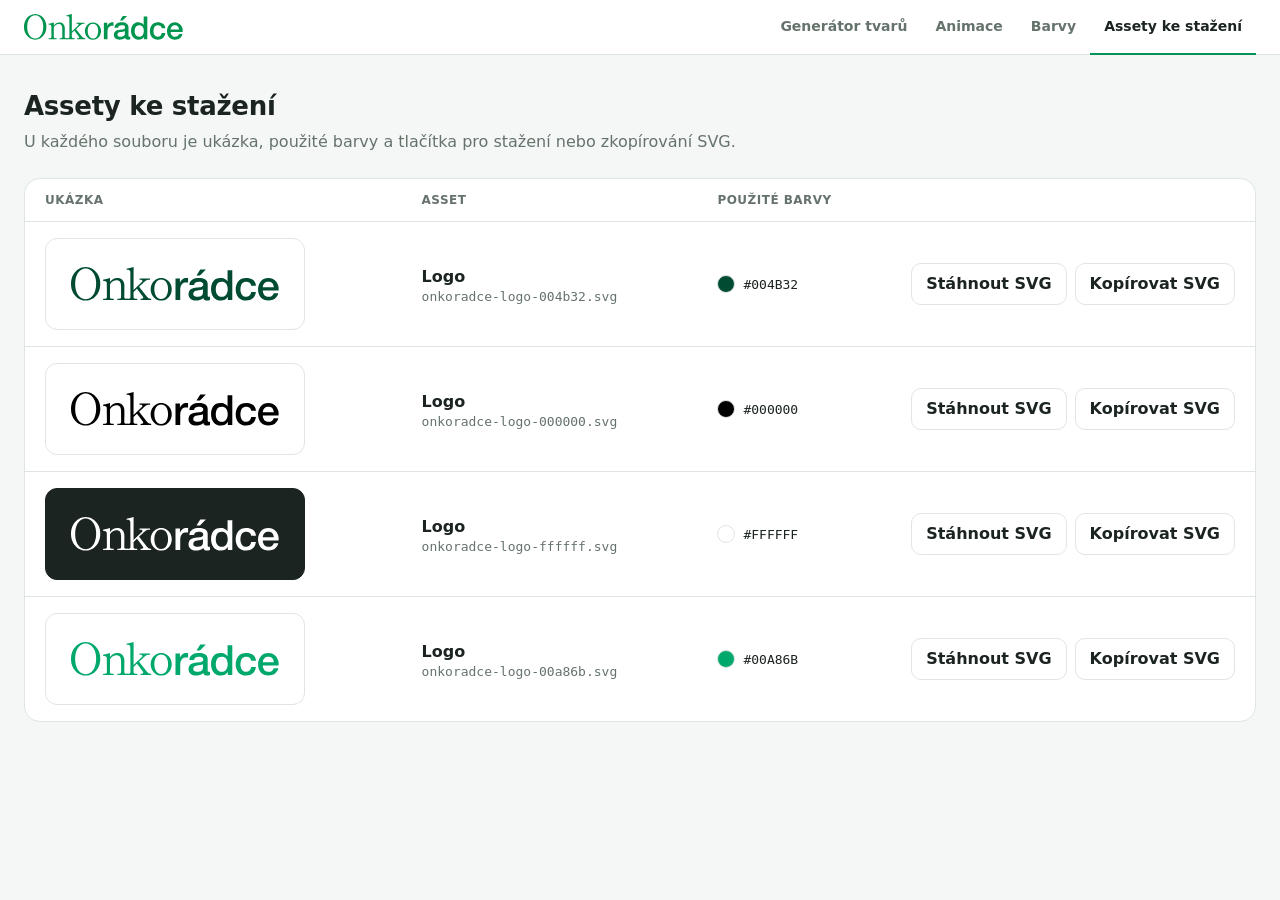
<file: assety/index.html>
<!doctype html>
<html lang="cs">
<head>
  <meta charset="utf-8">
  <meta name="viewport" content="width=device-width, initial-scale=1">
  <title>Assety ke stažení · Onkorádce</title>
  <meta name="description" content="Loga a další soubory značky Onkorádce ke stažení nebo zkopírování.">
  <link rel="icon" type="image/svg+xml" href="../favicon.svg">
  <link rel="stylesheet" href="../site.css">
  <link rel="stylesheet" href="assety.css">
  <script src="../site.js"></script>
</head>
<body>
  <site-header current="assety" base="../"></site-header>

  <main class="page">
    <h1>Assety ke stažení</h1>
    <p class="page-lead">U každého souboru je ukázka, použité barvy a tlačítka pro stažení nebo zkopírování SVG.</p>

    <section class="surface assets" aria-label="Seznam assetů">
      <table>
        <thead>
          <tr>
            <th scope="col">Ukázka</th>
            <th scope="col">Asset</th>
            <th scope="col">Použité barvy</th>
            <th scope="col"><span class="visually-hidden">Stažení a kopírování</span></th>
          </tr>
        </thead>
        <tbody id="assets-body"></tbody>
      </table>
      <p class="assets-error" id="assets-error" hidden></p>
    </section>
  </main>

  <div id="toast" class="toast" role="status" aria-live="polite"></div>

  <script src="../brand.js"></script>
  <script src="assety.js"></script>
</body>
</html>
</file>
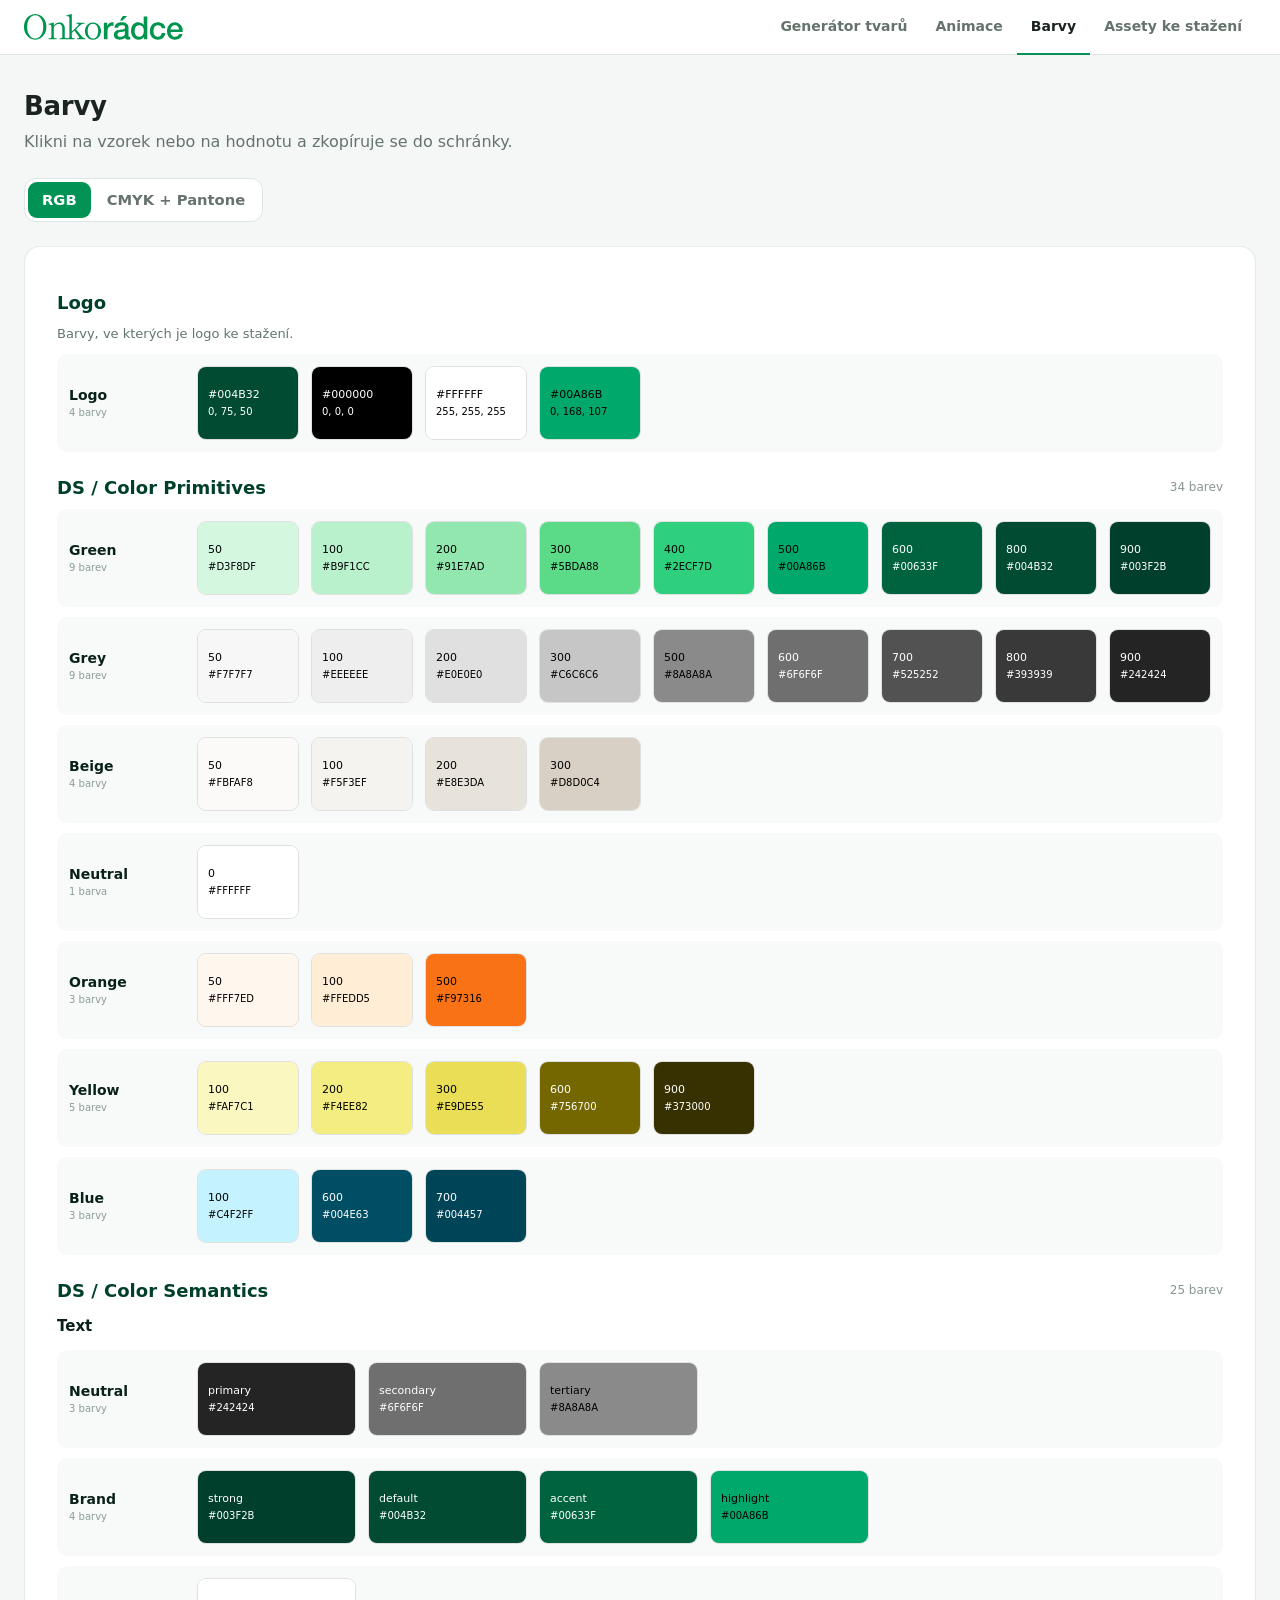
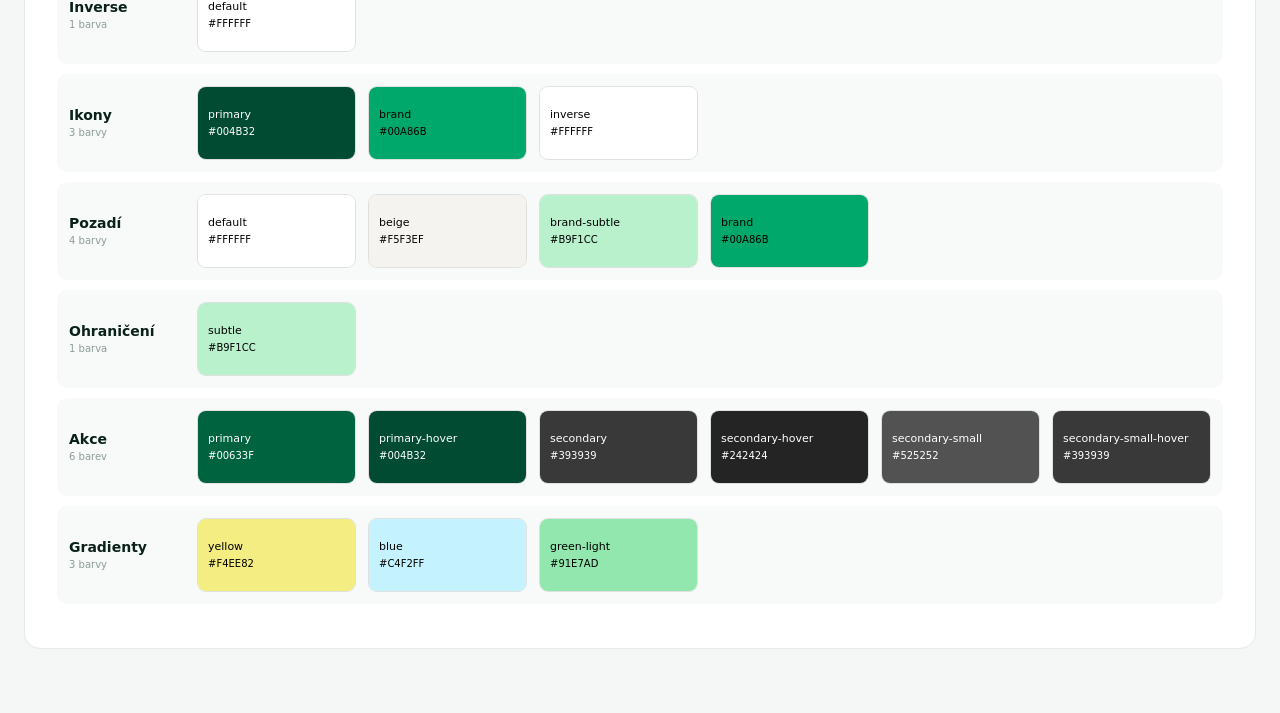
<file: barvy/index.html>
<!doctype html>
<html lang="cs">
<head>
  <meta charset="utf-8">
  <meta name="viewport" content="width=device-width, initial-scale=1">
  <title>Barvy · Onkorádce</title>
  <meta name="description" content="Barvy značky Onkorádce. Klikni na hodnotu a zkopíruje se.">
  <link rel="icon" type="image/svg+xml" href="../favicon.svg">
  <link rel="stylesheet" href="../site.css">
  <link rel="stylesheet" href="barvy.css">
  <script src="../site.js"></script>
</head>
<body>
  <site-header current="barvy" base="../"></site-header>

  <main class="page">
    <h1>Barvy</h1>
    <p class="page-lead">Klikni na vzorek nebo na hodnotu a zkopíruje se do schránky.</p>

    <div class="subtabs" role="group" aria-label="Druh barev">
      <button type="button" class="subtab" data-tab="rgb" aria-pressed="true">RGB</button>
      <button type="button" class="subtab" data-tab="tisk" aria-pressed="false">CMYK + Pantone</button>
    </div>

    <div class="color-sections" id="sections-rgb" data-tab-panel="rgb"></div>
    <div class="color-sections" id="sections-tisk" data-tab-panel="tisk" hidden></div>
  </main>

  <div id="toast" class="toast" role="status" aria-live="polite"></div>

  <script src="../brand.js"></script>
  <script src="../palette.js"></script>
  <script src="barvy.js"></script>
</body>
</html>
</file>
<file: site.css>
/*
 * Společný základ všech stránek: barvy, rozestupy a hlavička s navigací.
 * Stránky si z tokenů berou pozadí, šířku obsahu, okraje i mezery, aby byly
 * na všech záložkách stejné. Tmavý režim přepisuje jen barvy (viz Animace).
 */
:root {
  --bg: #f4f7f5;
  --card: #fff;
  --ink: #1b2420;
  --muted: #66736c;
  --line: #dfe6e2;
  --green: #009355;         /* hlavní barva webu (generátor i animace) */
  --green-dark: #007a46;

  --page-max: 1320px;       /* šířka obsahu i hlavičky; do 1320 se vejde náhled generátoru ve 100 % */
  --space-page: 24px;       /* okraj stránky vlevo a vpravo */
  --space-section: 24px;    /* mezera mezi bloky (karty, nadpis → obsah) */
  --space-card: 20px;       /* vnitřní okraj karty */
  --space-stack: 16px;      /* mezera mezi prvky uvnitř karty */
  --space-control: 8px;     /* mezera mezi tlačítky a drobnými ovládacími prvky */
  --radius-card: 16px;
  --radius-inner: 12px;
}

@media (max-width: 820px) {
  :root { --space-page: 16px; }
}

/* Základ stránky */
*, *::before, *::after { box-sizing: border-box; }

html { -webkit-text-size-adjust: 100%; }

body {
  margin: 0;
  min-height: 100vh;
  background: var(--bg);
  color: var(--ink);
  font: 16px/1.5 system-ui, -apple-system, "Segoe UI", Roboto, sans-serif;
}

/* Obsah stránky: nadpis, úvodní věta a bloky pod sebou */
.page {
  max-width: var(--page-max);
  margin: 0 auto;
  padding: 32px var(--space-page) 64px;
}

.page > h1 {
  margin: 0;
  font-size: 26px;
  letter-spacing: -0.01em;
}

.page-lead {
  margin: 4px 0 var(--space-section);
  color: var(--muted);
}

/* Karta */
.surface {
  background: var(--card);
  border: 1px solid var(--line);
  border-radius: var(--radius-card);
}

.btn {
  padding: 10px 8px;
  white-space: nowrap;
  border: 1px solid var(--line);
  border-radius: 10px;
  background: #fff;
  color: var(--ink);
  font: inherit;
  font-weight: 600;
  cursor: pointer;
}
.btn:hover { background: #f3f6f4; }

.btn.primary {
  background: var(--green);
  border-color: var(--green);
  color: #fff;
}
.btn.primary:hover { background: var(--green-dark); border-color: var(--green-dark); }

.page :focus-visible {
  outline: 2px solid var(--green);
  outline-offset: 3px;
}

.toast {
  position: fixed;
  left: 50%;
  bottom: 28px;
  transform: translate(-50%, 12px);
  padding: 10px 16px;
  border-radius: 999px;
  background: var(--ink);
  color: #fff;
  font-size: 0.9rem;
  opacity: 0;
  pointer-events: none;
  transition: opacity 0.2s ease, transform 0.2s ease;
}
.toast.show { opacity: 1; transform: translate(-50%, 0); }

/* Výběr barvy ze vzorníku (<swatch-picker> ze swatches.js).
   Selektory mají dvě třídy, aby přebily obecná pravidla pro button na stránkách. */
.swatch-picker {
  position: relative;
  display: inline-block;
}

.swatch-picker .swatch-trigger {
  display: inline-flex;
  align-items: center;
  gap: 8px;
  min-height: 32px;
  padding: 4px 10px 4px 5px;
  border: 1px solid var(--line);
  border-radius: 8px;
  background: var(--card);
  color: var(--ink);
  font: 12px/1.2 ui-monospace, SFMono-Regular, Menlo, monospace;
  white-space: nowrap;
  cursor: pointer;
}
.swatch-picker .swatch-trigger:hover { border-color: var(--muted); }

.swatch-picker .swatch-dot {
  width: 22px;
  height: 22px;
  border-radius: 6px;
  background: var(--c);
  box-shadow: inset 0 0 0 1px rgba(0, 0, 0, 0.14);
}

.swatch-picker .swatch-caret {
  width: 6px;
  height: 6px;
  margin: 0 2px 3px;
  border: solid var(--muted);
  border-width: 0 1.5px 1.5px 0;
  transform: rotate(45deg);
}

.swatch-picker .swatch-pop {
  position: absolute;
  z-index: 30;
  top: calc(100% + 6px);
  left: 0;
  display: flex;
  flex-direction: column;
  gap: 12px;
  width: 304px;
  max-width: calc(100vw - 16px);
  max-height: min(70vh, 460px);
  overflow-y: auto;
  padding: 12px;
  border: 1px solid var(--line);
  border-radius: var(--radius-inner);
  background: var(--card);
  color: var(--ink);
  box-shadow: 0 12px 32px rgba(16, 24, 20, 0.18);
}
.swatch-picker .swatch-pop[hidden] { display: none; }

.swatch-picker .swatch-section {
  margin: 4px 0 -4px;
  font: 600 13px/1.2 system-ui, -apple-system, "Segoe UI", Roboto, sans-serif;
  color: #003f2b;
}
.swatch-picker .swatch-section:first-child { margin-top: 0; }

.swatch-picker .swatch-group-name {
  margin: 0 0 6px;
  font: 600 11px/1 system-ui, -apple-system, "Segoe UI", Roboto, sans-serif;
  letter-spacing: 0.04em;
  text-transform: uppercase;
  color: var(--muted);
}

.swatch-picker .swatch-grid {
  display: grid;
  grid-template-columns: repeat(auto-fill, 24px);
  gap: 6px;
}

.swatch-picker .swatch {
  width: 24px;
  height: 24px;
  padding: 0;
  border: 0;
  border-radius: 6px;
  background: var(--c);
  box-shadow: inset 0 0 0 1px rgba(0, 0, 0, 0.14);
  cursor: pointer;
}
.swatch-picker .swatch:hover { transform: scale(1.12); }
.swatch-picker .swatch[aria-pressed="true"] {
  box-shadow: 0 0 0 2px var(--card), 0 0 0 4px var(--ink);
}

.swatch-picker :focus-visible {
  outline: 2px solid var(--green);
  outline-offset: 2px;
}

/* Hlavička s logem a navigací (vykresluje ji <site-header> ze site.js) */
site-header { display: block; }

.site-header {
  background: var(--card, #fff);
  border-bottom: 1px solid var(--line, #dfe6e2);
  font: 600 14px/1.2 system-ui, -apple-system, "Segoe UI", Roboto, sans-serif;
}

.site-header-inner {
  max-width: var(--page-max);
  margin: 0 auto;
  padding: 0 var(--space-page);
  display: flex;
  flex-wrap: wrap;
  align-items: stretch;
  justify-content: space-between;
  column-gap: 24px;
}

.site-logo {
  display: flex;
  align-items: center;
  padding: 14px 0;
}

.site-logo img {
  display: block;
  height: 26px;
  width: auto;
}

.site-nav {
  display: flex;
  align-items: stretch;
  margin-bottom: -1px; /* aktivní záložka překryje spodní linku hlavičky */
}

.site-nav a,
.site-nav .is-disabled {
  display: flex;
  flex: none;
  align-items: center;
  min-height: 44px;
  padding: 0 14px;
  border-bottom: 2px solid transparent;
  color: var(--muted, #66736c);
  text-decoration: none;
  white-space: nowrap;
}

.site-nav a:hover { color: var(--ink, #1b2420); }

/* Záložka, která zatím nic neobsahuje: není odkaz, nejde ani zaostřit. */
.site-nav .is-disabled {
  opacity: 0.45;
  cursor: not-allowed;
  user-select: none;
}

.site-nav a[aria-current="page"] {
  color: var(--ink, #1b2420);
  border-bottom-color: var(--green);
}

.site-header a:focus-visible {
  outline: 2px solid var(--green);
  outline-offset: -2px;
  border-radius: 6px;
}

/* Na úzkém displeji je navigace pod logem a když se čtyři záložky nevejdou, posouvá se do strany. */
@media (max-width: 820px) {
  .site-nav {
    margin-left: -14px;
    max-width: calc(100% + 14px);
    overflow-x: auto;
    scrollbar-width: none;
  }
  .site-nav::-webkit-scrollbar { display: none; }
}
</file>
<file: style.css>
/* Základ stránky, barvy, rozestupy, tlačítka a toast jsou ve společném site.css. */
:root { color-scheme: light; }

.top {
  max-width: var(--page-max);
  margin: 0 auto;
  padding: 32px var(--space-page) 0;
}

.top h1 {
  margin: 0;
  font-size: 1.6rem;
  letter-spacing: -0.01em;
}

.lead {
  margin: 4px 0 0;
  color: var(--muted);
}

.layout {
  max-width: var(--page-max);
  margin: 0 auto;
  padding: var(--space-section) var(--space-page) 64px;
  display: grid;
  grid-template-columns: minmax(0, 1fr) 340px;
  gap: var(--space-section);
  align-items: start;
}

.stage,
.panel {
  background: var(--card);
  border: 1px solid var(--line);
  border-radius: var(--radius-card);
}

.stage {
  min-height: 520px;
  display: flex;
  flex-direction: column;
  align-items: flex-start; /* tvar se vystředí přes margin: auto, aby se při přetečení nezřízl zleva */
  justify-content: center;
  overflow-x: auto;
  gap: var(--space-stack);
  padding: 48px var(--space-card);
  /* šachovnice, aby bylo vidět, že výřezy jsou průhledné */
  background-color: #fff;
  background-image:
    linear-gradient(45deg, #f0f3f1 25%, transparent 25%, transparent 75%, #f0f3f1 75%),
    linear-gradient(45deg, #f0f3f1 25%, transparent 25%, transparent 75%, #f0f3f1 75%);
  background-size: 24px 24px;
  background-position: 0 0, 12px 12px;
}

/* Záře je poloprůhledná, na šachovnici by špinila. Maska se proto ukazuje na čistě bílém. */
.stage.is-glow { background-image: none; }

.shape {
  display: block;
  flex: none;
  margin-inline: auto;
  padding: 0;
  border: 0;
  background: none;
  cursor: copy;
  border-radius: 8px;
  transition: transform 0.15s ease;
}

.shape:hover { transform: scale(1.015); }
.shape:active { transform: scale(0.99); }

.shape svg {
  display: block;
  width: 100%;
  height: auto;
}

.stage-foot {
  align-self: center;
  display: flex;
  flex-wrap: wrap;
  justify-content: center;
  align-items: baseline;
  gap: 4px var(--space-stack);
}

.dims {
  margin: 0;
  font-size: 0.85rem;
  color: var(--muted);
  font-variant-numeric: tabular-nums;
}

.panel {
  padding: var(--space-card);
  display: flex;
  flex-direction: column;
  gap: var(--space-stack);
}

.field { display: flex; flex-direction: column; gap: 6px; }

.field-head {
  display: flex;
  justify-content: space-between;
  align-items: baseline;
  gap: 12px;
}

.field label,
.field-title { font-weight: 600; font-size: 0.92rem; }

output {
  color: var(--muted);
  font-size: 0.88rem;
  font-variant-numeric: tabular-nums;
}

.field-inline {
  flex-direction: row;
  align-items: center;
  gap: 12px;
}

.field-inline swatch-picker { margin-left: auto; }

input[type="range"] {
  width: 100%;
  margin: 0;
  accent-color: var(--green);
}

.note { margin: 0; font-size: 0.8rem; color: var(--muted); }

.stale-banner {
  max-width: var(--page-max);
  margin: var(--space-stack) auto 0;
  padding: 12px var(--space-card);
  border: 1px solid #f0d78c;
  border-radius: var(--radius-card);
  background: #fff3cd;
  color: #5c4400;
}

input[type="number"] {
  width: 100%;
  padding: 7px 10px;
  border: 1px solid var(--line);
  border-radius: 8px;
  background: #fff;
  color: var(--ink);
  font: inherit;
  font-variant-numeric: tabular-nums;
}

/* Přepínače: druh tvaru nahoře a jednotky v panelu */
.modes,
.units {
  display: inline-flex;
  gap: 2px;
  margin-top: var(--space-stack);
  padding: 3px;
  border: 1px solid var(--line);
  border-radius: var(--radius-inner);
  background: var(--card);
}

.mode,
.unit {
  padding: 7px 14px;
  border: 0;
  border-radius: 9px;
  background: none;
  color: var(--muted);
  font: inherit;
  font-size: 0.92rem;
  font-weight: 600;
  cursor: pointer;
}
.mode:hover,
.unit:hover { color: var(--ink); }
.mode[aria-pressed="true"],
.unit[aria-pressed="true"] { background: var(--green); color: #fff; }

.units { margin: 0 0 0 auto; }
.unit { padding: 4px 12px; font-size: 0.85rem; }

.btn.small { padding: 5px 10px; font-size: 0.85rem; }
.btn:disabled { opacity: 0.45; cursor: not-allowed; }
.btn:disabled:hover { background: #fff; }

/* Maska se září: náhled s body, které se dají tahat myší */
.glow {
  position: relative;
  flex: none;
  margin-inline: auto;
}

.glow-art svg {
  display: block;
  width: 100%;
  height: auto;
}

.glow-handles {
  position: absolute;
  inset: 0;
}

.glow-handle {
  position: absolute;
  width: 26px;
  height: 26px;
  margin: -13px 0 0 -13px;
  padding: 0;
  border: 0;
  border-radius: 50%;
  background: var(--c);
  color: var(--on);
  font: 700 11px/1 system-ui, -apple-system, "Segoe UI", Roboto, sans-serif;
  box-shadow: 0 0 0 2.5px #fff, 0 0 0 3.5px rgba(27, 36, 32, 0.55), 0 2px 8px rgba(0, 0, 0, 0.25);
  cursor: grab;
  touch-action: none;
  user-select: none;
}
.glow-handle:active { cursor: grabbing; }
.glow-handle[aria-pressed="true"] {
  z-index: 1;
  box-shadow: 0 0 0 3px #fff, 0 0 0 5px var(--ink), 0 2px 8px rgba(0, 0, 0, 0.25);
}

.chips {
  display: flex;
  flex-wrap: wrap;
  gap: var(--space-control);
}

.chip {
  width: 32px;
  height: 32px;
  padding: 0;
  border: 0;
  border-radius: 50%;
  background: var(--c);
  color: var(--on);
  font: 700 12px/1 system-ui, -apple-system, "Segoe UI", Roboto, sans-serif;
  box-shadow: inset 0 0 0 1px rgba(0, 0, 0, 0.18);
  cursor: pointer;
}
.chip[aria-pressed="true"] { box-shadow: 0 0 0 2px #fff, 0 0 0 4px var(--ink); }

.glow-selected {
  display: flex;
  flex-direction: column;
  gap: var(--space-stack);
  margin-top: var(--space-control);
  padding-top: var(--space-stack);
  border-top: 1px solid var(--line);
}

[hidden] { display: none !important; }

.more { border-top: 1px solid var(--line); padding-top: var(--space-stack); }
.more-body {
  display: flex;
  flex-direction: column;
  gap: var(--space-stack);
  padding-top: var(--space-stack);
}

.more summary {
  cursor: pointer;
  font-weight: 600;
  font-size: 0.92rem;
  list-style: none;
}
.more summary::-webkit-details-marker { display: none; }
.more summary::before {
  content: "▸";
  display: inline-block;
  width: 1.1em;
  color: var(--muted);
  transition: transform 0.15s ease;
}
.more[open] summary::before { transform: rotate(90deg); }

.actions { display: grid; grid-template-columns: 1fr 1fr; gap: var(--space-control); }

.link {
  align-self: center;
  padding: 0;
  border: 0;
  background: none;
  color: var(--muted);
  font: inherit;
  font-size: 0.85rem;
  text-decoration: underline;
  cursor: pointer;
}
.link:hover { color: var(--ink); }

:focus-visible {
  outline: 2px solid var(--green);
  outline-offset: 3px;
}

@media (max-width: 820px) {
  /* minmax(0, …): sloupec se smí zúžit pod šířku náhledu, ten se pak přepočítá */
  .layout { grid-template-columns: minmax(0, 1fr); }
  .stage { min-height: 320px; padding: var(--space-card); }
}

@media (prefers-reduced-motion: reduce) {
  * { transition: none !important; }
}
</file>
<file: assety/assety.css>
.assets { overflow: hidden; }

.assets table {
  width: 100%;
  border-collapse: collapse;
}

.assets th {
  padding: 12px var(--space-card);
  border-bottom: 1px solid var(--line);
  text-align: left;
  font-size: 12px;
  font-weight: 600;
  letter-spacing: 0.04em;
  text-transform: uppercase;
  color: var(--muted);
}

.assets td {
  padding: var(--space-stack) var(--space-card);
  border-bottom: 1px solid var(--line);
  vertical-align: middle;
}

.assets tbody tr:last-child td { border-bottom: 0; }

.visually-hidden {
  position: absolute;
  width: 1px;
  height: 1px;
  overflow: hidden;
  clip: rect(0 0 0 0);
  white-space: nowrap;
}

/* Ukázka: světlá loga se kreslí na tmavém podkladu, ať je vidět */
.preview {
  display: flex;
  align-items: center;
  justify-content: center;
  width: 260px;
  height: 92px;
  padding: 0 var(--space-stack);
  border: 1px solid var(--line);
  border-radius: var(--radius-inner);
  background: #fff;
}

.preview.is-dark {
  background: var(--ink);
  border-color: var(--ink);
}

.preview img {
  display: block;
  max-width: 100%;
  height: 34px;
  width: auto;
}

.asset-name { font-weight: 600; }

.asset-file {
  color: var(--muted);
  font: 13px ui-monospace, SFMono-Regular, Menlo, monospace;
  word-break: break-all;
}

.colors {
  display: flex;
  flex-wrap: wrap;
  gap: var(--space-control) var(--space-stack);
}

.color-chip {
  display: inline-flex;
  align-items: center;
  gap: var(--space-control);
  font: 13px ui-monospace, SFMono-Regular, Menlo, monospace;
}

.color-chip i {
  width: 18px;
  height: 18px;
  border: 1px solid var(--line);
  border-radius: 50%;
  background: var(--c);
}

.col-actions { width: 1%; }

.actions {
  display: flex;
  justify-content: flex-end;
  gap: var(--space-control);
}

.actions .btn { padding: 8px 14px; }

.assets-error {
  margin: 0;
  padding: var(--space-card);
  color: #b3261e;
}

/* Úzký displej: každý řádek tabulky je karta s popisky u hodnot */
@media (max-width: 820px) {
  .assets table,
  .assets tbody,
  .assets tr,
  .assets td { display: block; }

  .assets thead {
    position: absolute;
    width: 1px;
    height: 1px;
    overflow: hidden;
    clip: rect(0 0 0 0);
  }

  .assets tr {
    padding: var(--space-card);
    border-bottom: 1px solid var(--line);
    display: grid;
    gap: var(--space-stack);
  }
  .assets tbody tr:last-child { border-bottom: 0; }

  .assets td { padding: 0; border: 0; }

  .assets td[data-label]::before {
    content: attr(data-label);
    display: block;
    margin-bottom: 4px;
    font-size: 12px;
    font-weight: 600;
    letter-spacing: 0.04em;
    text-transform: uppercase;
    color: var(--muted);
  }

  .preview { width: 100%; }
  .assets .col-actions { width: auto; }
  .actions { flex-wrap: wrap; justify-content: flex-start; }
}
</file>
<file: barvy/barvy.css>
/*
 * Vzorník podle Figmy („Variables / Color Swatches“, node 132:1503):
 * kolekce s nadpisem a počtem, skupiny jako šedé řádky, vzorky jsou barevné
 * dlaždice s názvem a HEX přímo v barvě.
 */

/* Podtaby RGB a CMYK + Pantone, stejný vzhled jako přepínač v generátoru */
.subtabs {
  display: inline-flex;
  gap: 2px;
  margin-bottom: var(--space-section);
  padding: 3px;
  border: 1px solid var(--line);
  border-radius: var(--radius-inner);
  background: var(--card);
}

.subtab {
  padding: 7px 14px;
  border: 0;
  border-radius: 9px;
  background: none;
  color: var(--muted);
  font: inherit;
  font-size: 0.92rem;
  font-weight: 600;
  cursor: pointer;
}
.subtab:hover { color: var(--ink); }
.subtab[aria-pressed="true"] { background: var(--green); color: #fff; }

/* Karta se vzorníkem */
.color-sections {
  display: flex;
  flex-direction: column;
  gap: var(--space-section);
  padding: 44px 32px;  /* ve Figmě 64 px po stranách, tady užší, aby se 9 vzorků vešlo do řádku */
  border: 1px solid rgba(209, 219, 214, 0.55);
  border-radius: var(--radius-card);
  background: var(--card);
}
.color-sections[hidden] { display: none; }

@media (max-width: 820px) {
  .color-sections { padding: var(--space-card); }
}

/* Kolekce: nadpis s počtem, poznámka, řádky skupin */
.collection {
  display: flex;
  flex-direction: column;
  gap: 10px;
}

.collection-head {
  display: flex;
  align-items: center;
  justify-content: space-between;
  gap: var(--space-stack);
}

.collection-head h2 {
  margin: 0;
  color: #003f2b;
  font-size: 18px;
  font-weight: 600;
  line-height: 23px;
}

.collection-count {
  color: rgba(38, 64, 54, 0.55);
  font-size: 12px;
  line-height: 16px;
  white-space: nowrap;
}

.collection-note {
  margin: 0;
  color: rgba(38, 64, 54, 0.72);
  font-size: 13px;
}

.collection-category {
  display: flex;
  align-items: center;
  min-height: 28px;
  margin: 0;
  color: #0a211a;
  font-size: 15px;
  font-weight: 600;
  line-height: 20px;
}

/* Řádek skupiny: vlevo název a počet, vpravo vzorky */
.swatch-row {
  display: flex;
  align-items: center;
  gap: var(--space-stack);
  padding: 12px;
  border-radius: 10px;
  background: #f7faf9;
}

.swatch-row-label {
  display: flex;
  flex: none;
  flex-direction: column;
  gap: 2px;
  width: 112px;
}

.swatch-row-name {
  color: #0a211a;
  font-size: 14px;
  font-weight: 600;
  line-height: 18px;
}

.swatch-row-count {
  color: rgba(38, 64, 54, 0.5);
  font-size: 10px;
  line-height: 13px;
}

.swatch-list {
  display: grid;
  flex: 1;
  grid-template-columns: repeat(auto-fill, minmax(96px, 1fr));
  gap: 12px;
  min-width: 0;
}
.swatch-list.is-wide { grid-template-columns: repeat(auto-fill, minmax(150px, 1fr)); }

/* Vzorek: barevná plocha s názvem a hodnotou */
.swatch {
  display: flex;
  flex-direction: column;
  overflow: hidden;
  border: 1px solid rgba(0, 0, 0, 0.1);
  border-radius: 9px;
}

.swatch-face {
  display: flex;
  flex-direction: column;
  justify-content: center;
  align-items: flex-start;
  gap: 3px;
  min-height: 72px;
  margin: 0;
  padding: 8px 10px;
  border: 0;
  background: var(--c);
  font: inherit;
  text-align: left;
  cursor: copy;
}

.swatch-face.is-dark-ink { color: #000; }
.swatch-face.is-light-ink { color: #fff; }

.swatch-name,
.swatch-value {
  display: block;
  max-width: 100%;
  padding: 0;
  border: 0;
  background: none;
  color: inherit;
  font: inherit;
  text-align: left;
  overflow-wrap: anywhere;
}

.swatch-name { font-size: 11px; font-weight: 500; line-height: 14px; }
.swatch-value { font-size: 10px; line-height: 13px; }
.swatch-value.is-muted { opacity: 0.6; }

button.swatch-name,
button.swatch-value { cursor: copy; }
button.swatch-name:hover,
button.swatch-value:hover,
button.swatch-face:hover .swatch-value { text-decoration: underline; }

/* Na úzkém displeji je název skupiny nad vzorky */
@media (max-width: 820px) {
  .swatch-row { flex-direction: column; align-items: stretch; }
  .swatch-row-label { width: auto; }
  .swatch-list,
  .swatch-list.is-wide { grid-template-columns: repeat(2, minmax(0, 1fr)); }
}
</file>
